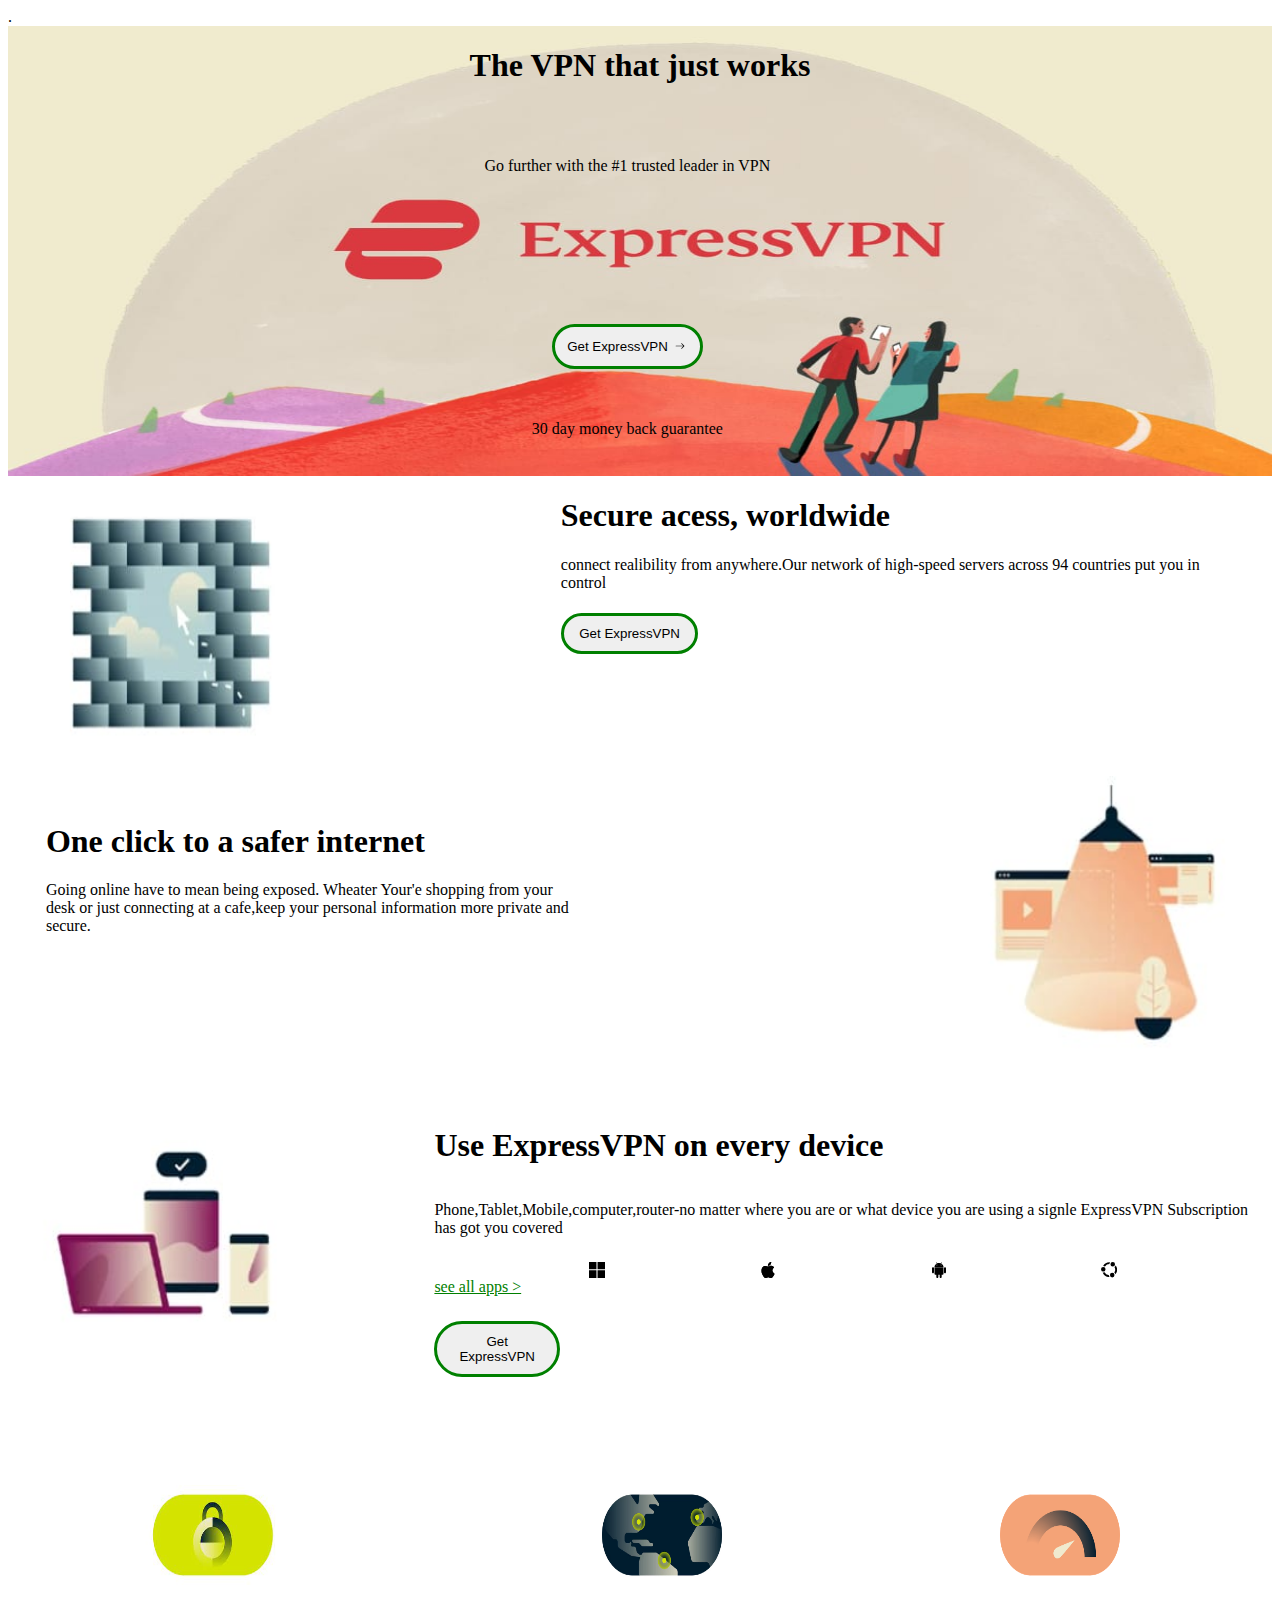
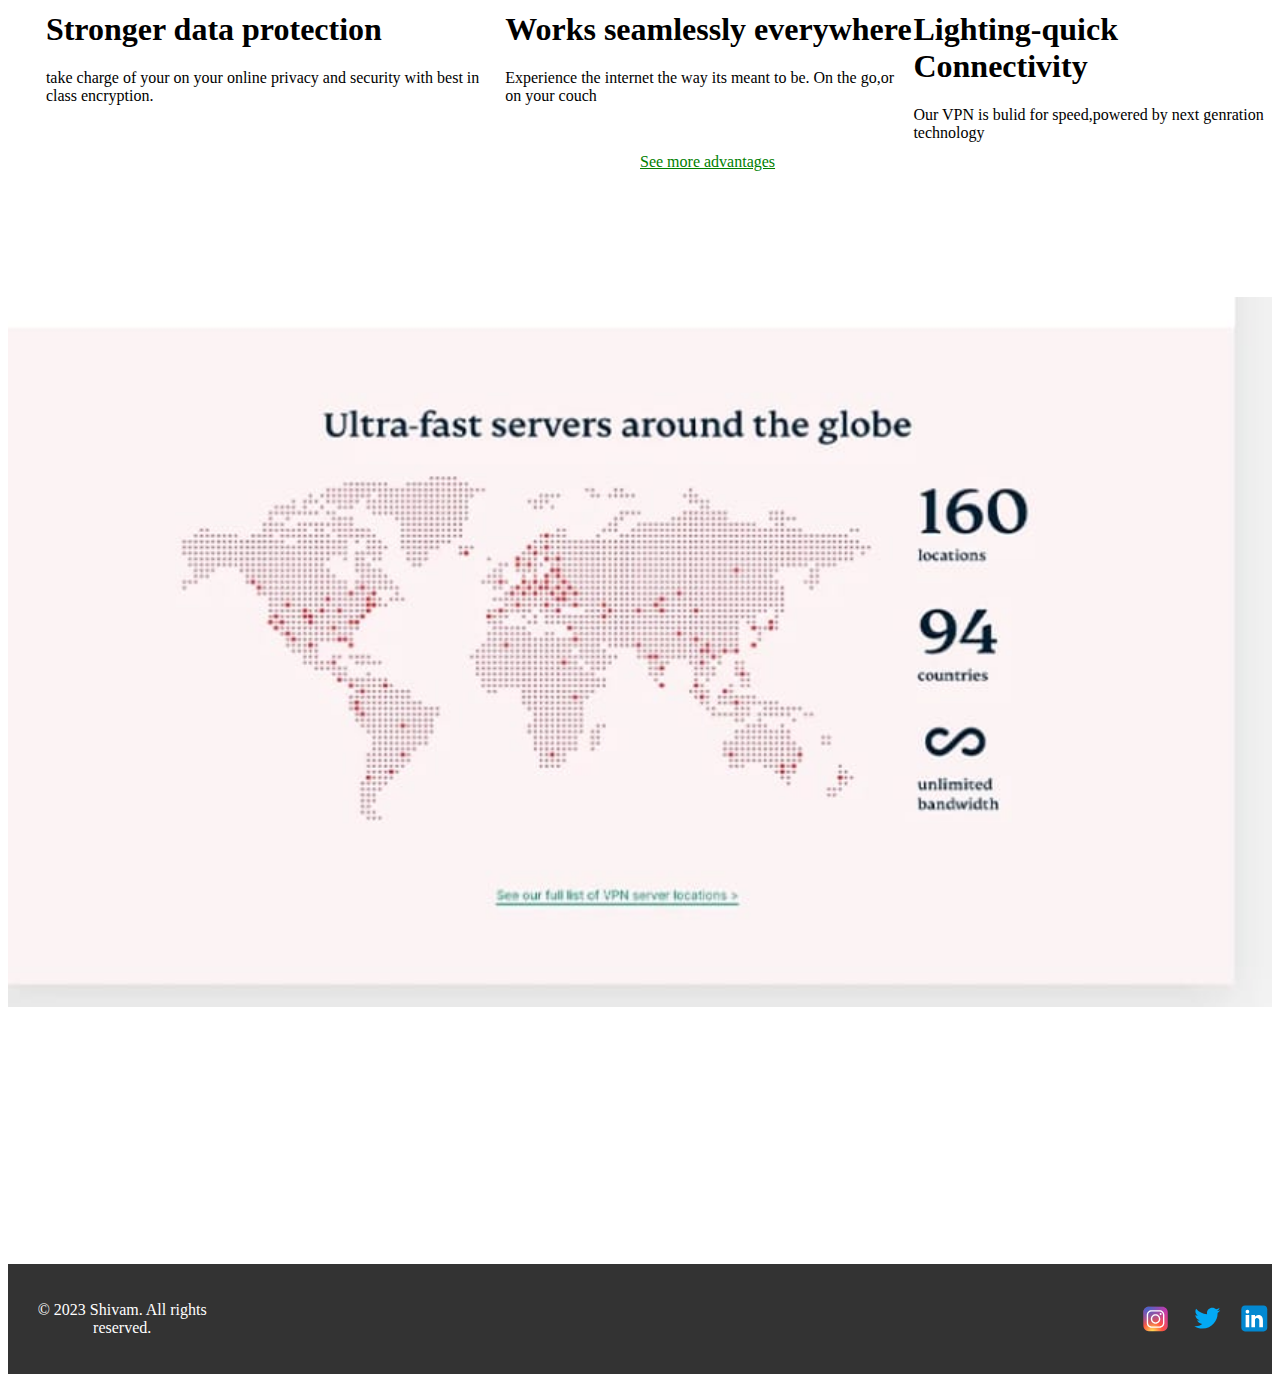
<file: osais_infobyte/Landing_page/index.html>
<!DOCTYPE html>
<html lang="en">

<head>
    <meta charset="UTF-8">
    <meta name="viewport" content="width=device-width, initial-scale=1.0">
    <title>Landing Page</title>
    <link rel="stylesheet" href="style.css">
</head>

.
<body>

    <div class="img">
        <h1>The VPN that just works</h1>
        <p>Go further with the #1 trusted leader in VPN </p>
        <button id="b1"type="button">Get ExpressVPN <svg xmlns="http://www.w3.org/2000/svg" width="16" height="10"
                fill="currentColor" class="bi bi-arrow-right" viewBox="0 0 16 16">
                <path fill-rule="evenodd"
                    d="M1 8a.5.5 0 0 1 .5-.5h11.793l-3.147-3.146a.5.5 0 0 1 .708-.708l4 4a.5.5 0 0 1 0 .708l-4 4a.5.5 0 0 1-.708-.708L13.293 8.5H1.5A.5.5 0 0 1 1 8z" />
            </svg></button>
        <p>30 day money back guarantee</p>
    </div>
    <div class="secure">
        <img src="l1.jpg" alt="image" height="300px" width="300px" srcset="">
        <div class="hp">
            <h1>Secure acess, worldwide</h1>
            <p>connect realibility from anywhere.Our network of high-speed servers across 94 countries put you in
                control</p>
            <button type="button" id="but">Get ExpressVPN </button>
        </div>
    </div>
    <div class="one">
        <div class="h">
            <h1>One click to a safer internet </h1>
            <p>Going online have to mean being exposed. Wheater Your'e shopping from your desk or just connecting at a
                cafe,keep your personal information more private and secure.</p>
        </div>
        <div class="i">
            <img src="l2.jpg" height="300px" width="300px" alt="" srcset="">
        </div>
    </div>

    <div class="device">
        <div id="image">
            <img src="l3.jpg" height="300px" width="300px" alt="" srcset="">
        </div>
        <div id="imgc">
            <h1>Use ExpressVPN on every device</h1>
            <p>Phone,Tablet,Mobile,computer,router-no matter where you are or what device you are using a signle
                ExpressVPN Subscription has got you covered</p>
            <div class="svg">
                <svg xmlns="http://www.w3.org/2000/svg" width="16" height="16" fill="currentColor"
                    class="bi bi-microsoft" viewBox="0 0 16 16">
                    <path
                        d="M7.462 0H0v7.19h7.462V0zM16 0H8.538v7.19H16V0zM7.462 8.211H0V16h7.462V8.211zm8.538 0H8.538V16H16V8.211z" />
                </svg>
                <svg xmlns="http://www.w3.org/2000/svg" width="16" height="16" fill="currentColor" class="bi bi-apple"
                    viewBox="0 0 16 16">
                    <path
                        d="M11.182.008C11.148-.03 9.923.023 8.857 1.18c-1.066 1.156-.902 2.482-.878 2.516.024.034 1.52.087 2.475-1.258.955-1.345.762-2.391.728-2.43Zm3.314 11.733c-.048-.096-2.325-1.234-2.113-3.422.212-2.189 1.675-2.789 1.698-2.854.023-.065-.597-.79-1.254-1.157a3.692 3.692 0 0 0-1.563-.434c-.108-.003-.483-.095-1.254.116-.508.139-1.653.589-1.968.607-.316.018-1.256-.522-2.267-.665-.647-.125-1.333.131-1.824.328-.49.196-1.422.754-2.074 2.237-.652 1.482-.311 3.83-.067 4.56.244.729.625 1.924 1.273 2.796.576.984 1.34 1.667 1.659 1.899.319.232 1.219.386 1.843.067.502-.308 1.408-.485 1.766-.472.357.013 1.061.154 1.782.539.571.197 1.111.115 1.652-.105.541-.221 1.324-1.059 2.238-2.758.347-.79.505-1.217.473-1.282Z" />
                    <path
                        d="M11.182.008C11.148-.03 9.923.023 8.857 1.18c-1.066 1.156-.902 2.482-.878 2.516.024.034 1.52.087 2.475-1.258.955-1.345.762-2.391.728-2.43Zm3.314 11.733c-.048-.096-2.325-1.234-2.113-3.422.212-2.189 1.675-2.789 1.698-2.854.023-.065-.597-.79-1.254-1.157a3.692 3.692 0 0 0-1.563-.434c-.108-.003-.483-.095-1.254.116-.508.139-1.653.589-1.968.607-.316.018-1.256-.522-2.267-.665-.647-.125-1.333.131-1.824.328-.49.196-1.422.754-2.074 2.237-.652 1.482-.311 3.83-.067 4.56.244.729.625 1.924 1.273 2.796.576.984 1.34 1.667 1.659 1.899.319.232 1.219.386 1.843.067.502-.308 1.408-.485 1.766-.472.357.013 1.061.154 1.782.539.571.197 1.111.115 1.652-.105.541-.221 1.324-1.059 2.238-2.758.347-.79.505-1.217.473-1.282Z" />
                </svg>
                <svg xmlns="http://www.w3.org/2000/svg" width="16" height="16" fill="currentColor"
                    class="bi bi-android2" viewBox="0 0 16 16">
                    <path
                        d="m10.213 1.471.691-1.26c.046-.083.03-.147-.048-.192-.085-.038-.15-.019-.195.058l-.7 1.27A4.832 4.832 0 0 0 8.005.941c-.688 0-1.34.135-1.956.404l-.7-1.27C5.303 0 5.239-.018 5.154.02c-.078.046-.094.11-.049.193l.691 1.259a4.25 4.25 0 0 0-1.673 1.476A3.697 3.697 0 0 0 3.5 5.02h9c0-.75-.208-1.44-.623-2.072a4.266 4.266 0 0 0-1.664-1.476ZM6.22 3.303a.367.367 0 0 1-.267.11.35.35 0 0 1-.263-.11.366.366 0 0 1-.107-.264.37.37 0 0 1 .107-.265.351.351 0 0 1 .263-.11c.103 0 .193.037.267.11a.36.36 0 0 1 .112.265.36.36 0 0 1-.112.264Zm4.101 0a.351.351 0 0 1-.262.11.366.366 0 0 1-.268-.11.358.358 0 0 1-.112-.264c0-.103.037-.191.112-.265a.367.367 0 0 1 .268-.11c.104 0 .19.037.262.11a.367.367 0 0 1 .107.265c0 .102-.035.19-.107.264ZM3.5 11.77c0 .294.104.544.311.75.208.204.46.307.76.307h.758l.01 2.182c0 .276.097.51.292.703a.961.961 0 0 0 .7.288.973.973 0 0 0 .71-.288.95.95 0 0 0 .292-.703v-2.182h1.343v2.182c0 .276.097.51.292.703a.972.972 0 0 0 .71.288.973.973 0 0 0 .71-.288.95.95 0 0 0 .292-.703v-2.182h.76c.291 0 .54-.103.749-.308.207-.205.311-.455.311-.75V5.365h-9v6.404Zm10.495-6.587a.983.983 0 0 0-.702.278.91.91 0 0 0-.293.685v4.063c0 .271.098.501.293.69a.97.97 0 0 0 .702.284c.28 0 .517-.095.712-.284a.924.924 0 0 0 .293-.69V6.146a.91.91 0 0 0-.293-.685.995.995 0 0 0-.712-.278Zm-12.702.283a.985.985 0 0 1 .712-.283c.273 0 .507.094.702.283a.913.913 0 0 1 .293.68v4.063a.932.932 0 0 1-.288.69.97.97 0 0 1-.707.284.986.986 0 0 1-.712-.284.924.924 0 0 1-.293-.69V6.146c0-.264.098-.491.293-.68Z" />
                </svg>

                <svg xmlns="http://www.w3.org/2000/svg" width="16" height="16" fill="currentColor" class="bi bi-ubuntu"
                    viewBox="0 0 16 16">
                    <path
                        d="M2.273 9.53a2.273 2.273 0 1 0 0-4.546 2.273 2.273 0 0 0 0 4.547Zm9.467-4.984a2.273 2.273 0 1 0 0-4.546 2.273 2.273 0 0 0 0 4.546ZM7.4 13.108a5.535 5.535 0 0 1-3.775-2.88 3.273 3.273 0 0 1-1.944.24 7.4 7.4 0 0 0 5.328 4.465c.53.113 1.072.169 1.614.166a3.253 3.253 0 0 1-.666-1.9 5.639 5.639 0 0 1-.557-.091Zm3.828 2.285a2.273 2.273 0 1 0 0-4.546 2.273 2.273 0 0 0 0 4.546Zm3.163-3.108a7.436 7.436 0 0 0 .373-8.726 3.276 3.276 0 0 1-1.278 1.498 5.573 5.573 0 0 1-.183 5.535 3.26 3.26 0 0 1 1.088 1.693ZM2.098 3.998a3.28 3.28 0 0 1 1.897.486 5.544 5.544 0 0 1 4.464-2.388c.037-.67.277-1.313.69-1.843a7.472 7.472 0 0 0-7.051 3.745Z" />
                </svg>
            </div>
            <a id="see" href="">see all apps > </a>
            <button type="button" id="bu">Get ExpressVPN </button>
        </div>

    </div>


    <div class="container">
        <div class="c1">

            <img src="images.jpeg" height="100px" width="150px" alt="" srcset="">
            <h1>Stronger data protection</h1>
            <p>take charge of your on your online privacy and security with best in class encryption.</p>
        </div>
        <div class="c2">
            <img src="be-anywhere.jpg" height="100px" width="150px" alt="" srcset="">
        
            <h1>Works seamlessly everywhere</h1>
            <p>Experience the internet the way its meant to be. On the go,or on your couch</p>
        </div>


        <div class="c3">
            <img src="6.png" height="100px" width="150px" alt="" srcset="">
            <h1>Lighting-quick Connectivity</h1>
            <p>Our VPN is bulid for speed,powered by next genration technology</p>
        </div>
    </div>
    
        
       
   <a id="a1"href="">See more advantages</a>
   <div class="last">
    <img src="last.jpg"  alt="" srcset="">
   </div>





   <footer>
    <div class="footer-content">
      <p>&copy; 2023 Shivam. All rights reserved.</p>
      <svg style="margin-left:70%" xmlns="http://www.w3.org/2000/svg" x="0px" y="0px" width="70px" height="70px"
        viewBox="0,0,256,256">
        <defs>
          <radialGradient cx="19.38" cy="42.035" r="44.899" gradientUnits="userSpaceOnUse"
            id="color-1_Xy10Jcu1L2Su_gr1">
            <stop offset="0" stop-color="#ffdd55"></stop>
            <stop offset="0.328" stop-color="#ff543f"></stop>
            <stop offset="0.348" stop-color="#fc5245"></stop>
            <stop offset="0.504" stop-color="#e64771"></stop>
            <stop offset="0.643" stop-color="#d53e91"></stop>
            <stop offset="0.761" stop-color="#cc39a4"></stop>
            <stop offset="0.841" stop-color="#c837ab"></stop>
          </radialGradient>
          <radialGradient cx="11.786" cy="5.5403" r="29.813" gradientUnits="userSpaceOnUse"
            id="color-2_Xy10Jcu1L2Su_gr2">
            <stop offset="0" stop-color="#4168c9"></stop>
            <stop offset="0.999" stop-color="#4168c9" stop-opacity="0"></stop>
          </radialGradient>
        </defs>
        <g transform="translate(67.84,67.84) scale(0.47,0.47)">
          <g fill="none" fill-rule="nonzero" stroke="none" stroke-width="1" stroke-linecap="butt"
            stroke-linejoin="miter" stroke-miterlimit="10" stroke-dasharray="" stroke-dashoffset="0" font-family="none"
            font-weight="none" font-size="none" text-anchor="none" style="mix-blend-mode: normal">
            <g transform="scale(5.33333,5.33333)">
              <path
                d="M34.017,41.99l-20,0.019c-4.4,0.004 -8.003,-3.592 -8.008,-7.992l-0.019,-20c-0.004,-4.4 3.592,-8.003 7.992,-8.008l20,-0.019c4.4,-0.004 8.003,3.592 8.008,7.992l0.019,20c0.005,4.401 -3.592,8.004 -7.992,8.008z"
                fill="url(#color-1_Xy10Jcu1L2Su_gr1)"></path>
              <path
                d="M34.017,41.99l-20,0.019c-4.4,0.004 -8.003,-3.592 -8.008,-7.992l-0.019,-20c-0.004,-4.4 3.592,-8.003 7.992,-8.008l20,-0.019c4.4,-0.004 8.003,3.592 8.008,7.992l0.019,20c0.005,4.401 -3.592,8.004 -7.992,8.008z"
                fill="url(#color-2_Xy10Jcu1L2Su_gr2)"></path>
              <path
                d="M24,31c-3.859,0 -7,-3.14 -7,-7c0,-3.86 3.141,-7 7,-7c3.859,0 7,3.14 7,7c0,3.86 -3.141,7 -7,7zM24,19c-2.757,0 -5,2.243 -5,5c0,2.757 2.243,5 5,5c2.757,0 5,-2.243 5,-5c0,-2.757 -2.243,-5 -5,-5z"
                fill="#ffffff"></path>
              <circle cx="31.5" cy="16.5" r="1.5" fill="#ffffff"></circle>
              <path
                d="M30,37h-12c-3.859,0 -7,-3.14 -7,-7v-12c0,-3.86 3.141,-7 7,-7h12c3.859,0 7,3.14 7,7v12c0,3.86 -3.141,7 -7,7zM18,13c-2.757,0 -5,2.243 -5,5v12c0,2.757 2.243,5 5,5h12c2.757,0 5,-2.243 5,-5v-12c0,-2.757 -2.243,-5 -5,-5z"
                fill="#ffffff"></path>
            </g>
          </g>
        </g>
      </svg>
      <svg style="margin-right:1%" xmlns="http://www.w3.org/2000/svg" x="0px" y="0px" width="35px" height="35px"
        viewBox="0 0 48 48">
        <path fill="#03A9F4"
          d="M42,12.429c-1.323,0.586-2.746,0.977-4.247,1.162c1.526-0.906,2.7-2.351,3.251-4.058c-1.428,0.837-3.01,1.452-4.693,1.776C34.967,9.884,33.05,9,30.926,9c-4.08,0-7.387,3.278-7.387,7.32c0,0.572,0.067,1.129,0.193,1.67c-6.138-0.308-11.582-3.226-15.224-7.654c-0.64,1.082-1,2.349-1,3.686c0,2.541,1.301,4.778,3.285,6.096c-1.211-0.037-2.351-0.374-3.349-0.914c0,0.022,0,0.055,0,0.086c0,3.551,2.547,6.508,5.923,7.181c-0.617,0.169-1.269,0.263-1.941,0.263c-0.477,0-0.942-0.054-1.392-0.135c0.94,2.902,3.667,5.023,6.898,5.086c-2.528,1.96-5.712,3.134-9.174,3.134c-0.598,0-1.183-0.034-1.761-0.104C9.268,36.786,13.152,38,17.321,38c13.585,0,21.017-11.156,21.017-20.834c0-0.317-0.01-0.633-0.025-0.945C39.763,15.197,41.013,13.905,42,12.429">
        </path>
      </svg>
      <svg xmlns="http://www.w3.org/2000/svg" x="0px" y="0px" width="35px" height="35px" viewBox="0 0 48 48">
        <path fill="#0288D1"
          d="M42,37c0,2.762-2.238,5-5,5H11c-2.761,0-5-2.238-5-5V11c0-2.762,2.239-5,5-5h26c2.762,0,5,2.238,5,5V37z">
        </path>
        <path fill="#FFF"
          d="M12 19H17V36H12zM14.485 17h-.028C12.965 17 12 15.888 12 14.499 12 13.08 12.995 12 14.514 12c1.521 0 2.458 1.08 2.486 2.499C17 15.887 16.035 17 14.485 17zM36 36h-5v-9.099c0-2.198-1.225-3.698-3.192-3.698-1.501 0-2.313 1.012-2.707 1.99C24.957 25.543 25 26.511 25 27v9h-5V19h5v2.616C25.721 20.5 26.85 19 29.738 19c3.578 0 6.261 2.25 6.261 7.274L36 36 36 36z">
        </path>
      </svg>
    </div>
  </footer>

</body>

</html>
</file>
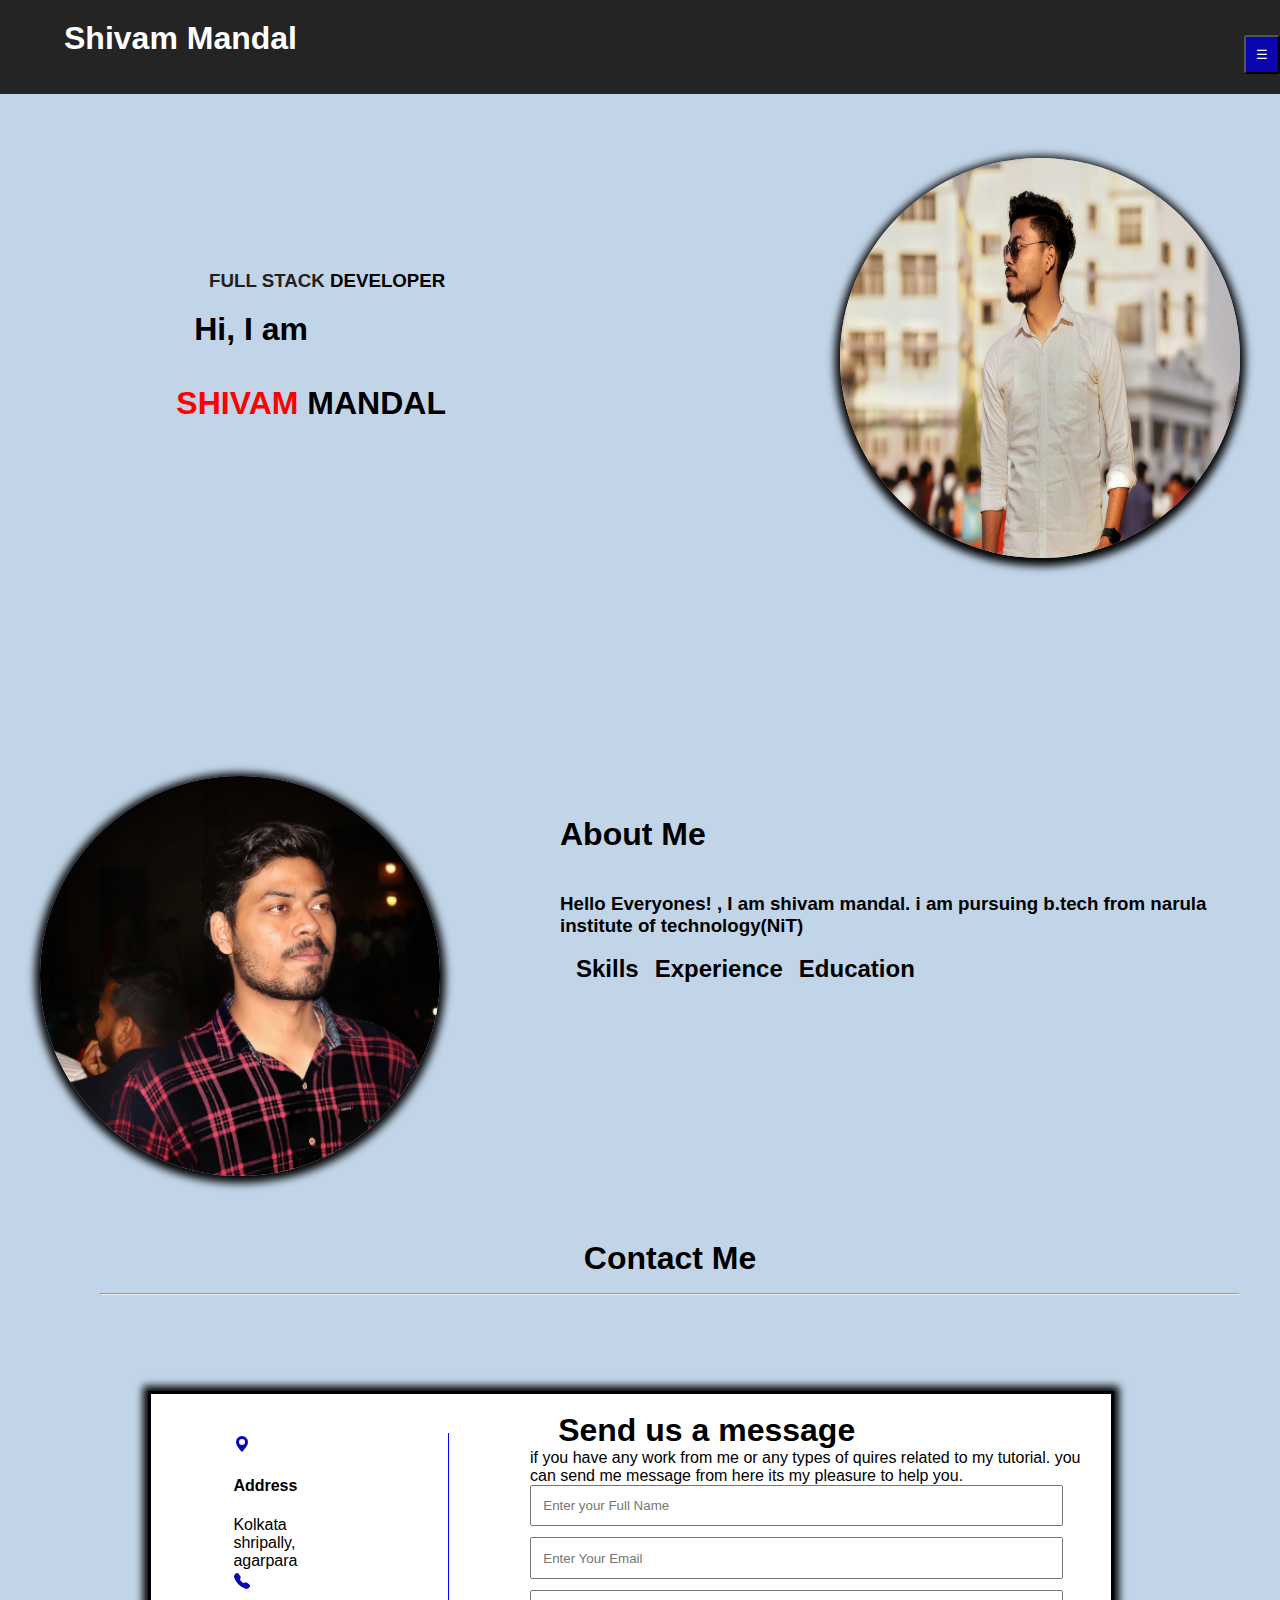
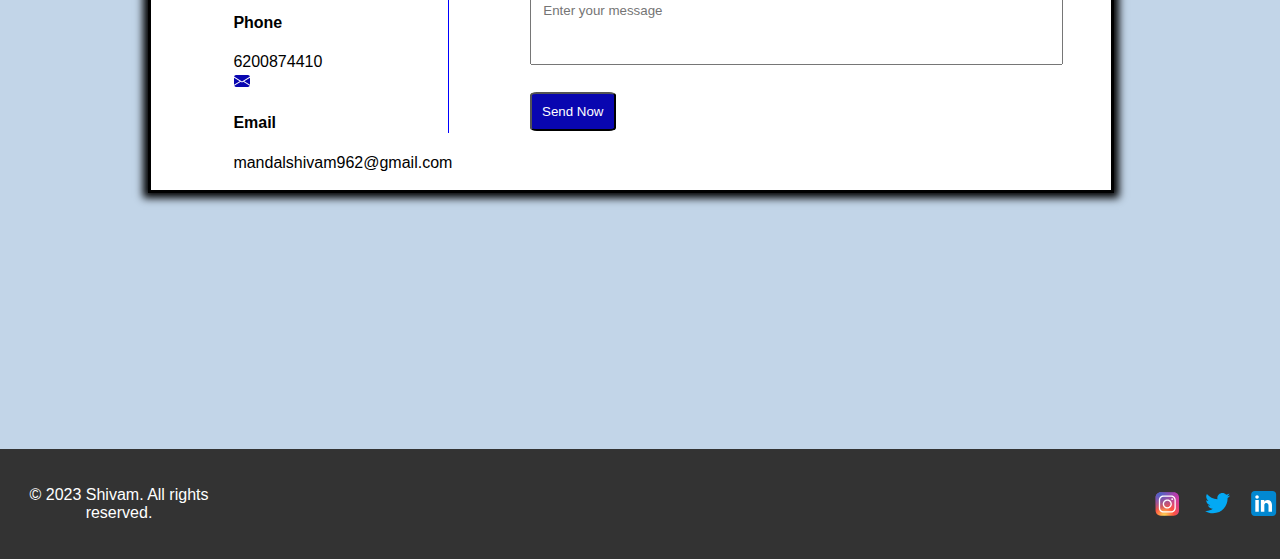
<file: osais_infobyte/portfolio/index.html>
<!DOCTYPE html>
<html>

<head>
  <title>shivam - Portfolio</title>
  <link rel="stylesheet" type="text/css" href="style.css">
  <link rel="icon" type="image/jpeg" href="RUP01411~2-01.jpeg" />
</head>

<body id="body">
  <header>
    <h1>Shivam Mandal</h1>

    <div id="mySidepanel" class="sidepanel">
      <nav>
        <!--------------------------------------Navbar content-------------------------------------------------------------->
        <ul>
          <a  class="closebtn" onclick="closeNav()">&times;</a>
          <li><a style="color:aliceblue  " href="#home" onclick="traget()">Home</a></li>
          <li><a style="color:aliceblue  " href="#about" onclick="traget()">About</a></li>
          <li><a style="color:aliceblue  " href="#contact" onclick="traget()">Contact</a></li>
        </ul>
      </nav>
    </div>
    <button id="openbtn" onclick="openNav()">&#9776;</button>
  </header>


  <script>
    let val=1
    function openNav() {
      if(val==1){
      document.getElementById("mySidepanel").style.width = "250px";
      val=0
      }
      else{
        document.getElementById("mySidepanel").style.width = "0";
        val=1
      }
      console.log(val)
    }


    function closeNav() {
      document.getElementById("mySidepanel").style.width = "0";
       val=1  
    }

    function traget() {
      document.getElementById("mySidepanel").style.width = "0";
    }
    
      </script>


  <!------------------------------------------home part code---------------------------------------------------------->
  <section id="home">
    <div class="h">
      <h3><span style="color: rgb(33, 32, 33)">FULL STACK </span>DEVELOPER </h3>
      <h1>&nbsp Hi, I am &nbsp &nbsp &nbsp &nbsp &nbsp &nbsp &nbsp &nbsp &nbsp &nbsp &nbsp<br>
        <span style="color: rgb(255, 0, 0)"> SHIVAM </span>MANDAL
      </h1>

    </div>
    <img src="RUP01411~2-01.jpeg" height="400px" width="400px" alt="" srcset="">

  </section>
  <!-------------------------------------------About------------------------------------------------------------->
  <section id="about">
    <div class="img">
      <img src="about.jpg" height="400px" width="400px" alt="about_image">
      <div class="flex">
        <h1>About Me</h1>
        <h3> Hello Everyones! , I am shivam mandal. i am pursuing b.tech from narula institute of technology(NiT)<br>
        </h3>
        <div class="parent">
          <div id="skills">
            <h2>Skills</h2>
          </div>
          <div id="experience">
            <h2>Experience</h2>
          </div>
          <div id="education">
            <h2>Education</h2>
          </div>
        </div>
        <div id="updated">

        </div>
      </div>
    </div>
    <script>
      const skills = document.getElementById("skills");
      const experience = document.getElementById("experience");
      const education = document.getElementById("education");
      const updated = document.getElementById("updated");
      let flag = 0;
      skills.addEventListener("click", () => {
        updated.innerHTML = `             
                    WEB DEVELOPER
                    Full Stack Developer : HTML , CSS , JAVASCRIPRT , NODE JS , EXPRESS JS , MONGO DB , REACT  
                `;

      });
      experience.addEventListener("click", () => {
        updated.innerHTML = `
                <div id="experience">
                    <p>Here is my work experience:</p>
                    <ul>
                      <li>
                          netflix_clone
                        </li>
                        <li> to-do list</li>
                        <li>simon game</li>
                        <li>Weather ftech </li>
                      </ul>
                    </div>`;
      });

      education.addEventListener("click", () => {
        updated.innerHTML = `
                
                    NiT Agarpara college B.tech(AIML)
                    <li>8.04 SCPA</li>
                    standard X:
                    <li>Scored 85 %</li>
                    Standard X||:
                    <li>Scored 70%</li>
                `;
      });
    </script>
  </section>
  <!----------------------------------------------------------------contanct me ------------------------------>
  <section id="contact">
    <h1 style="text-align:center">Contact Me
      <hr>
    </h1>
    <div class="container">
      <div class="left">
        <div class="ans">
          <div class="leftf">
            <div class="content">
              <svg style="color: rgb(9, 6, 176)" xmlns="http://www.w3.org/2000/svg" width="16" height="16"
                fill="currentColor" class="bi bi-geo-alt-fill" viewBox="0 0 16 16">
                <path d="M8 16s6-5.686 6-10A6 6 0 0 0 2 6c0 4.314 6 10 6 10zm0-7a3 3 0 1 1 0-6 3 3 0 0 1 0 6z" />
              </svg>
              <h4>Address</h4>
              <p>Kolkata shripally,<br>agarpara</p>
            </div>
            <div class="content">
              <svg style="color: rgb(9, 6, 176)" xmlns="http://www.w3.org/2000/svg" width="16" height="16"
                fill="currentColor" class="bi bi-telephone-fill" viewBox="0 0 16 16">
                <path fill-rule="evenodd"
                  d="M1.885.511a1.745 1.745 0 0 1 2.61.163L6.29 2.98c.329.423.445.974.315 1.494l-.547 2.19a.678.678 0 0 0 .178.643l2.457 2.457a.678.678 0 0 0 .644.178l2.189-.547a1.745 1.745 0 0 1 1.494.315l2.306 1.794c.829.645.905 1.87.163 2.611l-1.034 1.034c-.74.74-1.846 1.065-2.877.702a18.634 18.634 0 0 1-7.01-4.42 18.634 18.634 0 0 1-4.42-7.009c-.362-1.03-.037-2.137.703-2.877L1.885.511z" />
              </svg>
              <h4>Phone</h4>
              <p>6200874410</p>
            </div>
            <div class="content email">
              <svg style="color: rgb(9, 6, 176)" xmlns="http://www.w3.org/2000/svg" width="16" height="16"
                fill="currentColor" class="bi bi-envelope-fill" viewBox="0 0 16 16">
                <path
                  d="M.05 3.555A2 2 0 0 1 2 2h12a2 2 0 0 1 1.95 1.555L8 8.414.05 3.555ZM0 4.697v7.104l5.803-3.558L0 4.697ZM6.761 8.83l-6.57 4.027A2 2 0 0 0 2 14h12a2 2 0 0 0 1.808-1.144l-6.57-4.027L8 9.586l-1.239-.757Zm3.436-.586L16 11.801V4.697l-5.803 3.546Z" />
              </svg>
              <h4>Email</h4>
              <p>mandalshivam962@gmail.com</p>
            </div>
          </div>
          <div class="lefts">
            <div class="vertical"></div>
          </div>
        </div>
      </div>
      <div class="right">
        <h1>Send us a message</h1>
        <p>if you have any work from me or any types of quires related to my tutorial.
          you can send me message from here its my pleasure to help you.
        </p>
        <form action="" method="">
          <input type="text" placeholder="Enter your Full Name"><br>
          <input type="text" placeholder="Enter Your Email" required><br>
          <input type="text" id="message" placeholder="Enter your message" required><br>
          <button id="but" onclick="sucess()" type="submit">Send Now</button>
        </form>
      </div>
    </div>

    <script>
      function sucess() {

        document.getElementById("body").innerHTML = ` <h1 style=" font-weight:bold" "margin-top:"50%" ">Your Message send Successfully ✅<h1>  `
        document.getElementById("body").style.textAlign = "center";
        document.getElementById("body").style.marginTop = "20%";
      }

    </script>


  </section>
  <![base64]>
  <footer>
    <div class="footer-content">
      <p>&copy; 2023 Shivam. All rights reserved.</p>
      <svg style="margin-left:70%" xmlns="http://www.w3.org/2000/svg" x="0px" y="0px" width="70px" height="70px"
        viewBox="0,0,256,256">
        <defs>
          <radialGradient cx="19.38" cy="42.035" r="44.899" gradientUnits="userSpaceOnUse"
            id="color-1_Xy10Jcu1L2Su_gr1">
            <stop offset="0" stop-color="#ffdd55"></stop>
            <stop offset="0.328" stop-color="#ff543f"></stop>
            <stop offset="0.348" stop-color="#fc5245"></stop>
            <stop offset="0.504" stop-color="#e64771"></stop>
            <stop offset="0.643" stop-color="#d53e91"></stop>
            <stop offset="0.761" stop-color="#cc39a4"></stop>
            <stop offset="0.841" stop-color="#c837ab"></stop>
          </radialGradient>
          <radialGradient cx="11.786" cy="5.5403" r="29.813" gradientUnits="userSpaceOnUse"
            id="color-2_Xy10Jcu1L2Su_gr2">
            <stop offset="0" stop-color="#4168c9"></stop>
            <stop offset="0.999" stop-color="#4168c9" stop-opacity="0"></stop>
          </radialGradient>
        </defs>
        <g transform="translate(67.84,67.84) scale(0.47,0.47)">
          <g fill="none" fill-rule="nonzero" stroke="none" stroke-width="1" stroke-linecap="butt"
            stroke-linejoin="miter" stroke-miterlimit="10" stroke-dasharray="" stroke-dashoffset="0" font-family="none"
            font-weight="none" font-size="none" text-anchor="none" style="mix-blend-mode: normal">
            <g transform="scale(5.33333,5.33333)">
              <path
                d="M34.017,41.99l-20,0.019c-4.4,0.004 -8.003,-3.592 -8.008,-7.992l-0.019,-20c-0.004,-4.4 3.592,-8.003 7.992,-8.008l20,-0.019c4.4,-0.004 8.003,3.592 8.008,7.992l0.019,20c0.005,4.401 -3.592,8.004 -7.992,8.008z"
                fill="url(#color-1_Xy10Jcu1L2Su_gr1)"></path>
              <path
                d="M34.017,41.99l-20,0.019c-4.4,0.004 -8.003,-3.592 -8.008,-7.992l-0.019,-20c-0.004,-4.4 3.592,-8.003 7.992,-8.008l20,-0.019c4.4,-0.004 8.003,3.592 8.008,7.992l0.019,20c0.005,4.401 -3.592,8.004 -7.992,8.008z"
                fill="url(#color-2_Xy10Jcu1L2Su_gr2)"></path>
              <path
                d="M24,31c-3.859,0 -7,-3.14 -7,-7c0,-3.86 3.141,-7 7,-7c3.859,0 7,3.14 7,7c0,3.86 -3.141,7 -7,7zM24,19c-2.757,0 -5,2.243 -5,5c0,2.757 2.243,5 5,5c2.757,0 5,-2.243 5,-5c0,-2.757 -2.243,-5 -5,-5z"
                fill="#ffffff"></path>
              <circle cx="31.5" cy="16.5" r="1.5" fill="#ffffff"></circle>
              <path
                d="M30,37h-12c-3.859,0 -7,-3.14 -7,-7v-12c0,-3.86 3.141,-7 7,-7h12c3.859,0 7,3.14 7,7v12c0,3.86 -3.141,7 -7,7zM18,13c-2.757,0 -5,2.243 -5,5v12c0,2.757 2.243,5 5,5h12c2.757,0 5,-2.243 5,-5v-12c0,-2.757 -2.243,-5 -5,-5z"
                fill="#ffffff"></path>
            </g>
          </g>
        </g>
      </svg>
      <svg style="margin-right:1%" xmlns="http://www.w3.org/2000/svg" x="0px" y="0px" width="35px" height="35px"
        viewBox="0 0 48 48">
        <path fill="#03A9F4"
          d="M42,12.429c-1.323,0.586-2.746,0.977-4.247,1.162c1.526-0.906,2.7-2.351,3.251-4.058c-1.428,0.837-3.01,1.452-4.693,1.776C34.967,9.884,33.05,9,30.926,9c-4.08,0-7.387,3.278-7.387,7.32c0,0.572,0.067,1.129,0.193,1.67c-6.138-0.308-11.582-3.226-15.224-7.654c-0.64,1.082-1,2.349-1,3.686c0,2.541,1.301,4.778,3.285,6.096c-1.211-0.037-2.351-0.374-3.349-0.914c0,0.022,0,0.055,0,0.086c0,3.551,2.547,6.508,5.923,7.181c-0.617,0.169-1.269,0.263-1.941,0.263c-0.477,0-0.942-0.054-1.392-0.135c0.94,2.902,3.667,5.023,6.898,5.086c-2.528,1.96-5.712,3.134-9.174,3.134c-0.598,0-1.183-0.034-1.761-0.104C9.268,36.786,13.152,38,17.321,38c13.585,0,21.017-11.156,21.017-20.834c0-0.317-0.01-0.633-0.025-0.945C39.763,15.197,41.013,13.905,42,12.429">
        </path>
      </svg>
      <svg xmlns="http://www.w3.org/2000/svg" x="0px" y="0px" width="35px" height="35px" viewBox="0 0 48 48">
        <path fill="#0288D1"
          d="M42,37c0,2.762-2.238,5-5,5H11c-2.761,0-5-2.238-5-5V11c0-2.762,2.239-5,5-5h26c2.762,0,5,2.238,5,5V37z">
        </path>
        <path fill="#FFF"
          d="M12 19H17V36H12zM14.485 17h-.028C12.965 17 12 15.888 12 14.499 12 13.08 12.995 12 14.514 12c1.521 0 2.458 1.08 2.486 2.499C17 15.887 16.035 17 14.485 17zM36 36h-5v-9.099c0-2.198-1.225-3.698-3.192-3.698-1.501 0-2.313 1.012-2.707 1.99C24.957 25.543 25 26.511 25 27v9h-5V19h5v2.616C25.721 20.5 26.85 19 29.738 19c3.578 0 6.261 2.25 6.261 7.274L36 36 36 36z">
        </path>
      </svg>
    </div>
  </footer>
</body>
</html>
</file>
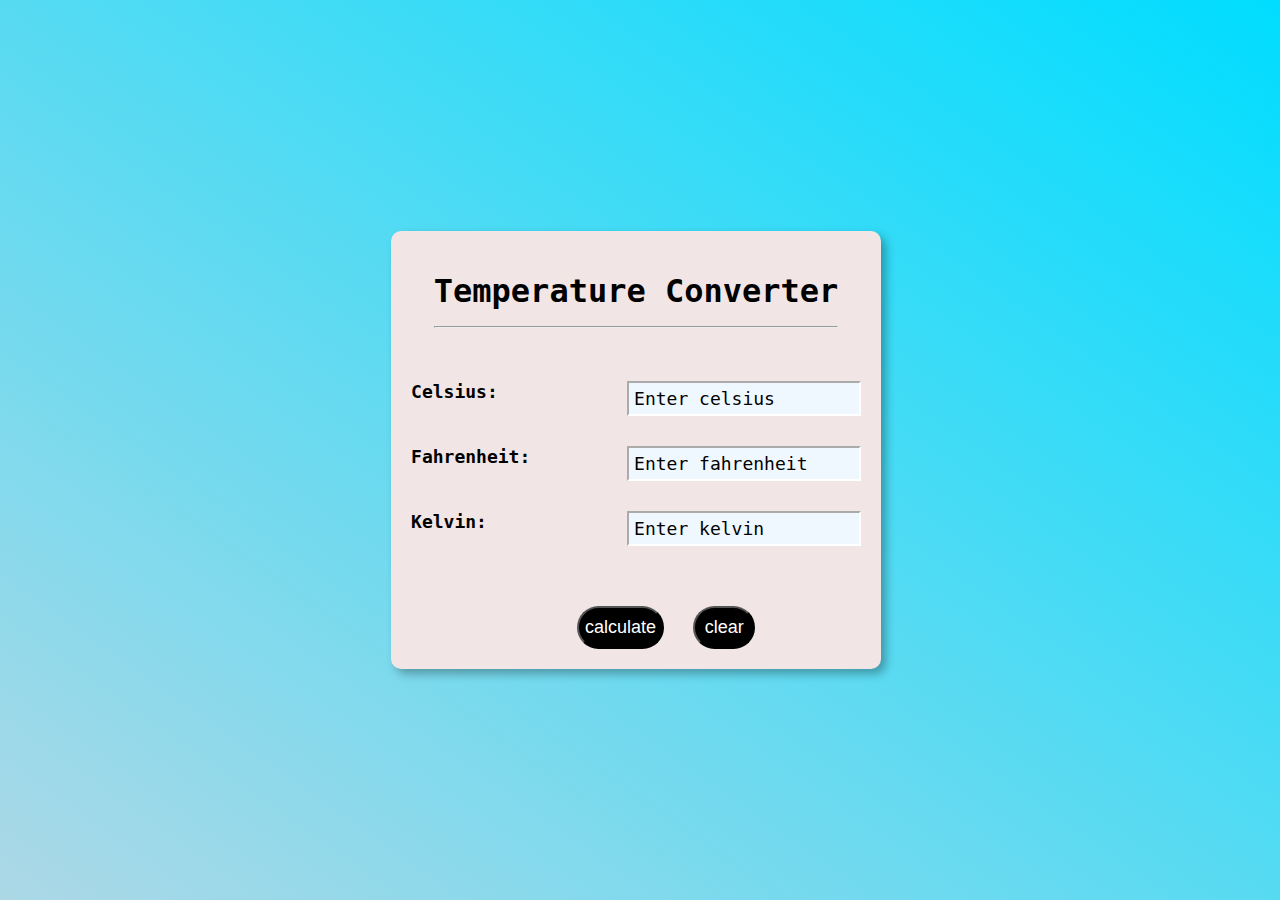
<file: osais_infobyte/temp/index.html>
<!DOCTYPE html>
<html lang="en">
  <head>
    <meta charset="UTF-8" />
    <meta http-equiv="X-UA-Compatible" content="IE=edge" />
    <meta name="viewport" content="width=device-width, initial-scale=1.0" />
    <title>Temperature Converter</title>
    <link rel="stylesheet" href="style.css"/>
  </head>
  <body>
    <div class="container">
      <h1 class="heading">Temperature Converter<hr></h1>
      <div class="temp-container">
        <label for="celsius">Celsius:</label>
        <input
          type="number"
          name="celsius"
          id="celsius"
          placeholder="Enter celsius"
          class="input"
        />
      </div>
      <div class="temp-container">
        <label for="fahrenheit">Fahrenheit:</label>
        <input
          type="number"
          name="fahrenheit"
          id="fahrenheit"
          placeholder="Enter fahrenheit"
          class="input"
        />
      </div>
      <div class="temp-container">
        <label for="kelvin">Kelvin:</label>
        <input
          type="number"
          name="kelvin"
          id="kelvin"
          placeholder="Enter kelvin"
          class="input"
        />
      </div>
      <div id="but">
        <button id="cal" onclick="computeTemp()">calculate</button>
        <button id="cl" onclick="clearfun()">clear</button>
      </div>
    </div>
    <script src="index.js"></script>
  </body>
</html>
</file>
<file: osais_infobyte/Landing_page/style.css>
.img{
    background-image: url("Express_vpn.jpg");
    background-position: bottom right;
    background-repeat: no-repeat;
    background-size: 100% 100% ;
    text-align: center;
    background-position-x: center;
    width:100%;
    height:50vh;
    display:flex;
    flex-direction: column;
    justify-content: space-between;
}
#b1{
    height: 5vh;
    width: 12%;
    margin-left:43%;
    margin-top: 6%;
    border-radius:60px;
    padding:10px;
    border:3px solid green;
    border-style: solid;
}
p{
    margin-bottom: 3%;
    margin-right: 2%;
}
button:hover{
    background-color:green;
    color:white;
}
.secure{
    display: flex;
}
.hp{
    flex-direction: column;
    margin-left:20%;
    
}
.hp button{
    border-radius:60px;
    padding:10px;
    border:3px solid green;
    border-style: solid;
    padding:10px;
    width:20%;
   
}
.hp button:hover{
    
    background-color:green;
    color:white;

}
.one{
    display:flex;
}
.h{
    flex-direction: column;
    margin-left: 3%;
    margin-top: 2%;
}
.i{
    margin-left:30%;
}
.device{
    display: flex;
}
#imgc{
    margin-left:10%;
    margin-top:2%;
    display: flex;
    flex-direction: column;
}
#bu{
    border-radius:60px;
    padding:10px;
    border:3px solid green;
    border-style: solid;
    padding:10px;
    width:15%;
    margin-top:3%;
}
#bu:hover{
    background-color:green;
    color:white;
}
.svg{
    display:flex;
    justify-content:space-evenly
}
#see{
    color: green;
}
.container{
    display:flex;
    margin-top:8%;
    margin-left: 3%;
}
.c1 img ,.c2 img,.c3 img{
    margin-left:20%;
}
#a1{
    color:green;
    margin-left: 50%;
    
    
}
.last img{
    margin-top: 10%;
    width:100%;
}



footer {
    margin-top: 20%;
    background-color: #333;
    color: #fff;
    text-align: center;
    padding: 20px 0;
}

.footer-content {
    display: flex;
    justify-content: space-between;
    align-items: center;

}

footer p {
    margin: 0;
}

footer ul {
    list-style: none;
    padding: 0;
}

footer ul li {
    display: inline;
    margin-right: 20px;
}

footer a {
    text-decoration: none;
    color: #fff;
}


@media  screen and (max-width:600px ){

    .img{
        background-image: url("Express_vpn.jpg");
        background-position: bottom right;
        background-repeat: no-repeat;
        background-size: 100% 100% ;
        text-align: center;
        background-position-x: center;
        width:100%;
        height:50vh;
        display:flex;
        flex-direction: column;
        justify-content: space-between;
    }
    #b1{
        border-radius:60px;
        padding:10px;
        border:3px solid green;
        border-style: solid;
        padding:2px;
        width:40%;
        margin-right: 25%;
    }
    p{
        margin-bottom: 3%;
        margin-right: 2%;
    }
    button:hover{
        background-color:green;
        color:white;
    }
    .secure{
        display: inline-table;
        margin-right: 30%;
    }
    
    .hp button{
        border-radius:60px;
        padding:10px;
        border:3px solid green;
        border-style: solid;
        padding:7px;
        width: 40%;
       
    }
    .hp button:hover{
        
        background-color:green;
        color:white;
    
    }
    .one{
        display:inline-block;
       margin-right: 20%;
    }

    .device{
        display:inline-block;
        margin-right: 20%;
    }
    #imgc{
        margin-left:10%;
        margin-top:2%;
        display: flex;
        flex-direction: column;
    }
    #bu{
        border-radius:60px;
        padding:10px;
        border:3px solid green;
        border-style: solid;
        padding:7px;
        width: 40%;
        margin-top: 30px;
    }
    #bu:hover{
        background-color:green;
        color:white;
    }
    
    #see{
        margin-top: 10%;
        color: green;
    }



    .container{
        display:inline-block;
        margin-top:8%;
        margin-left: 3%;
        margin-right: 20%;
    }
    .c1 img ,.c2 img,.c3 img{
        margin-left:0%;
    }
    #a1{
        color:green;
        margin-left: 0%;
        
        
    }
    .last img{
        margin-top: 10%;
        width:100%;
    }
    
    
}
</file>
<file: osais_infobyte/portfolio/style.css>
body, h1, h2, p {
    margin: 0;
    padding: 0;
}
body {
    background-color:rgb(194, 213, 232);
    font-family: Arial, sans-serif;
}

#home img{
    box-shadow: 0px 3px 8px 5px rgb(0, 0, 0);
}
#about img{
    box-shadow: 0px 2px 8px 5px rgb(0, 0, 0);
}

header {
    background-color: #242424;
    color: #fff;
    text-align: center;
    padding: 20px 0;
    display:flex;
    justify-content: space-between;
}

nav ul {
    list-style: none;
}

nav ul li {
    display: inline;
    margin-right: 20px;
   
}

a {
    text-decoration: none;
}


h1 {
    font-size: 2em;
    margin-left: 5%;
    
}

.h{
    
    margin-top:10%;
    margin-left: 10%;
}
#home{
    display: flex;
    justify-content: space-between;
}
#home img{
    background-image:none;
    margin-top: 2%;
    border-radius: 50%;
}

section {
    margin: 40px;
}

#about{
    margin-top:17%;
}
#updated{
    margin-top:2%;
    margin-left: 15%;
    color:rgb(255, 0, 0);
}

.img img{
    border-radius: 50%;
}
.parent{
    display: flex;
}
.img h1,h3{
    margin-top:5%;
    margin-left: 15%;
}
.img{
    display: flex;
}
#skills{
    cursor: pointer;
    margin-left:17%;
}
#skills:hover{
    color:red;
}
#experience {
    margin-left: 2%;
    cursor: pointer;
}
#experience:hover{
   color:red;
}
#education {
    margin-left: 2%;
    cursor: pointer;
}
#education h2:hover{
    color:red;
}

@media (max-width: 608px) {
    header {
        text-align: left;
        padding: 10px;
    }

    h1 {
        font-size: 1.5em;
    }

    nav ul {
        text-align: center;
        display: block;
    }

    nav ul li {
        display: block;
        margin: 10px 0;
    }
    .img{
        height:15%;
        width:15%;
    }
}

footer {
    margin-top: 20%;
    background-color: #333;
    color: #fff;
    text-align: center;
    padding: 20px 0;
}

.footer-content {
    display: flex;
    justify-content: space-between;
    align-items: center;

}

footer p {
    margin: 0;
}

footer ul {
    list-style: none;
    padding: 0;
}

footer ul li {
    display: inline;
    margin-right: 20px;
}

footer a {
    text-decoration: none;
    color: #fff;
}

#contact{
    margin-top:5%;
}
.right{
    margin-left:5%;
    padding: 2%;
}
.ans{
    margin-top: 10%;
    display: flex;
}
.content{
    text-align: center;
    margin-top: 1%;
    margin-right: 90%;
    margin-left: 2%;

}
.vertical {
        border-left: 1.5px solid blue;
        height: 300px;
       margin-left: 20%;
        left: 30%;
        margin-top: -28%;
       
}
.container{
    display: flex;
    border: solid black;
    background-color:white;
    padding-left: 5%;
    margin-top: 8%;
    box-shadow: 0px 0px 8px 5px rgb(0, 0, 0);
    width: 75%;
    margin-left:9%;
}
.left{ 
    padding: 2%;
}
#openbtn{
    cursor: pointer;
}
.closebtn{
    cursor: pointer;
}

input[type="text"]{
    padding: 2%;
    margin-bottom: 2%;
    width:90%;
}
#message{
  padding-bottom: 8%;
}
button{
    margin-top:15px;
    padding:10px;
    border-radius:8%;
    background-color: rgb(9, 6, 176) ;
    color: white;
}
@media only screen and (max-width: 850px) {
    .container{
        display:flex;
        flex-direction:column;
    }
    .leftf{
        display:flex;
    }
    .vertical{
        height:0px;
    }
    .content{
        text-align: center;
        margin-right: 15%;
    }
  }
  @media only screen and (max-width: 650px) {
    .container{
        display:flex;
        flex-direction:column;
    }
    .leftf{
        display:flex;
    }
    .vertical{
        height:0px;
    }
    .content{
        text-align: center;
        margin-right: 2%;
    }
}














  
  .sidepanel {
    height: 200px; 
    width: 0;
    position: fixed;
    top: 0;
    left: 0;
    background-color: #111; 
    overflow-x: hidden; 
    padding-top: 50px; 
    transition: 0.5s;
    
  }
  
  
  .sidepanel a {
    padding: 8px 8px 8px 32px;
    text-decoration: none;
    font-size: 25px;
    color: #818181;
    display: block;
    transition: 0.3s;
    
  }
  
 
  .sidepanel a:hover {
    color: #f1f1f1;
    padding: 5%;
  }
  
  
  .sidepanel .closebtn {
    margin-left: 100%;
    position: absolute;
    top: 0;
    right: 25px;
    font-size: 36px;
   
  }
  
  
  .openbtn {
    font-size: 20px;
    cursor: pointer;
    background-color: #111;
    color: white;
    padding: 10px 15px;
    border: none;

  }
  
  .openbtn:hover {
    background-color: #444;
  }
</file>
<file: osais_infobyte/temp/style.css>
body {
    margin: 0;
    background: linear-gradient(to left bottom, rgb(0, 221, 255), lightblue);
    min-height: 100vh;
    display: flex;
    justify-content: center;
    align-items: center;
    font-family: monospace;
    color: black;
  }
  .container {
    background-color: rgb(241, 229, 229);
    padding: 20px;
    box-shadow: 5px 5px 10px rgba(0, 0, 0, 0.3);
    border-radius: 10px;
    width: 85%;
    max-width: 450px;
    min-width: 350px;
    display: flex;
    flex-direction: column;
    align-items: center;
  }
  .heading {
    font-size: 32px;
  } 
  .temp-container {
    width: 100%;
    padding: 15px;
    font-weight: bold;
    font-size: 18px;
  }
  .input {
    width: 220px;
    font-family: monospace;
    padding: 5px;
    float: right;
    outline: none;
    background-color: aliceblue;
    border-color: rgb(255, 255, 255);
    font-size: 18px;
  }
  .input::placeholder{
      color:rgb(0, 0, 0);
  }
  #cal{ 
    margin-right: 25%;
    border-radius: 25px;
    padding: 5%;
    background-color: black;
    font-size: large;
    color: white;
  }
  #cal:hover{
    background-color: rgb(154, 53, 53);
    padding: 10%;
    cursor: pointer;
  }
  #cl:hover{
    background-color: rgb(154, 53, 53);
    padding: 10%;
    cursor: pointer;
  }
  #cl{
    border-radius: 25px;
    padding: 8%;
    background-color: black;
    font-size: large;
    color: white;
  }
  #but{
    margin-top: 10%;
    display: flex;
    justify-content: space-around;

  }
</file>
